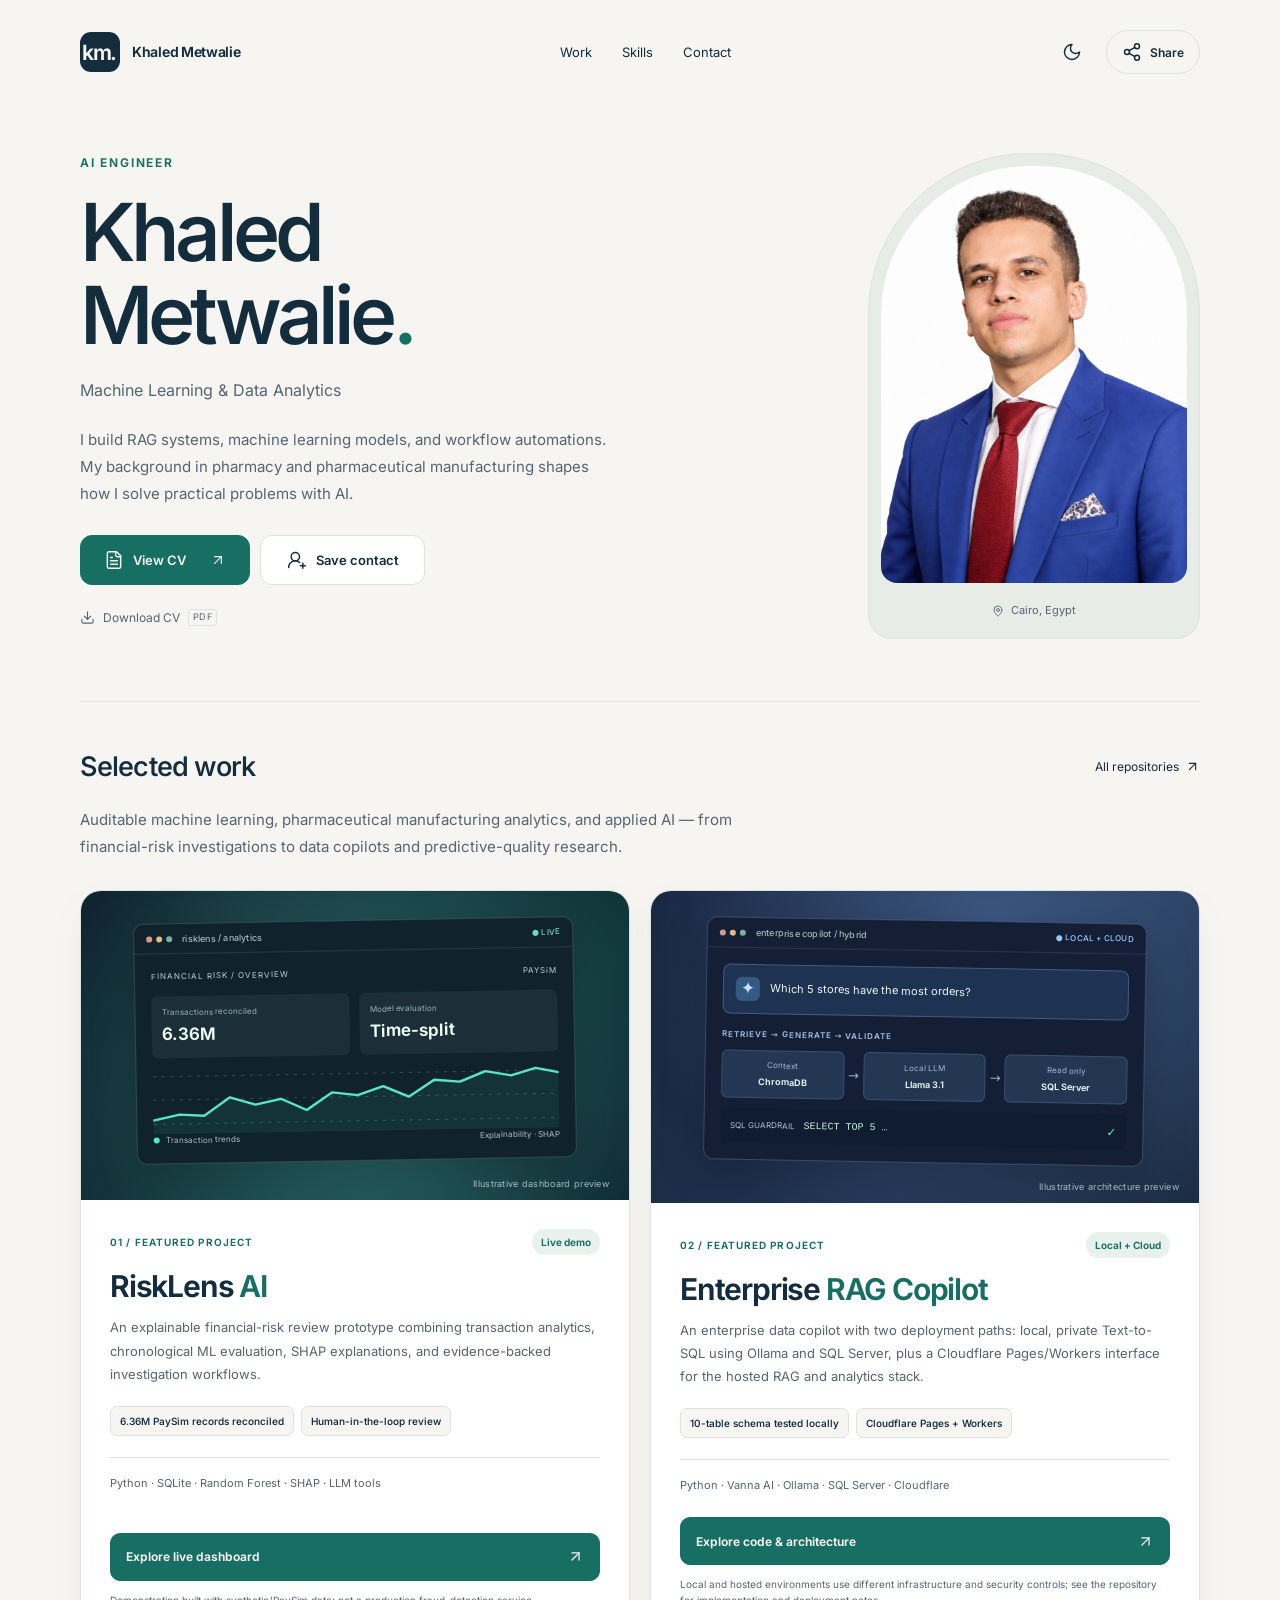
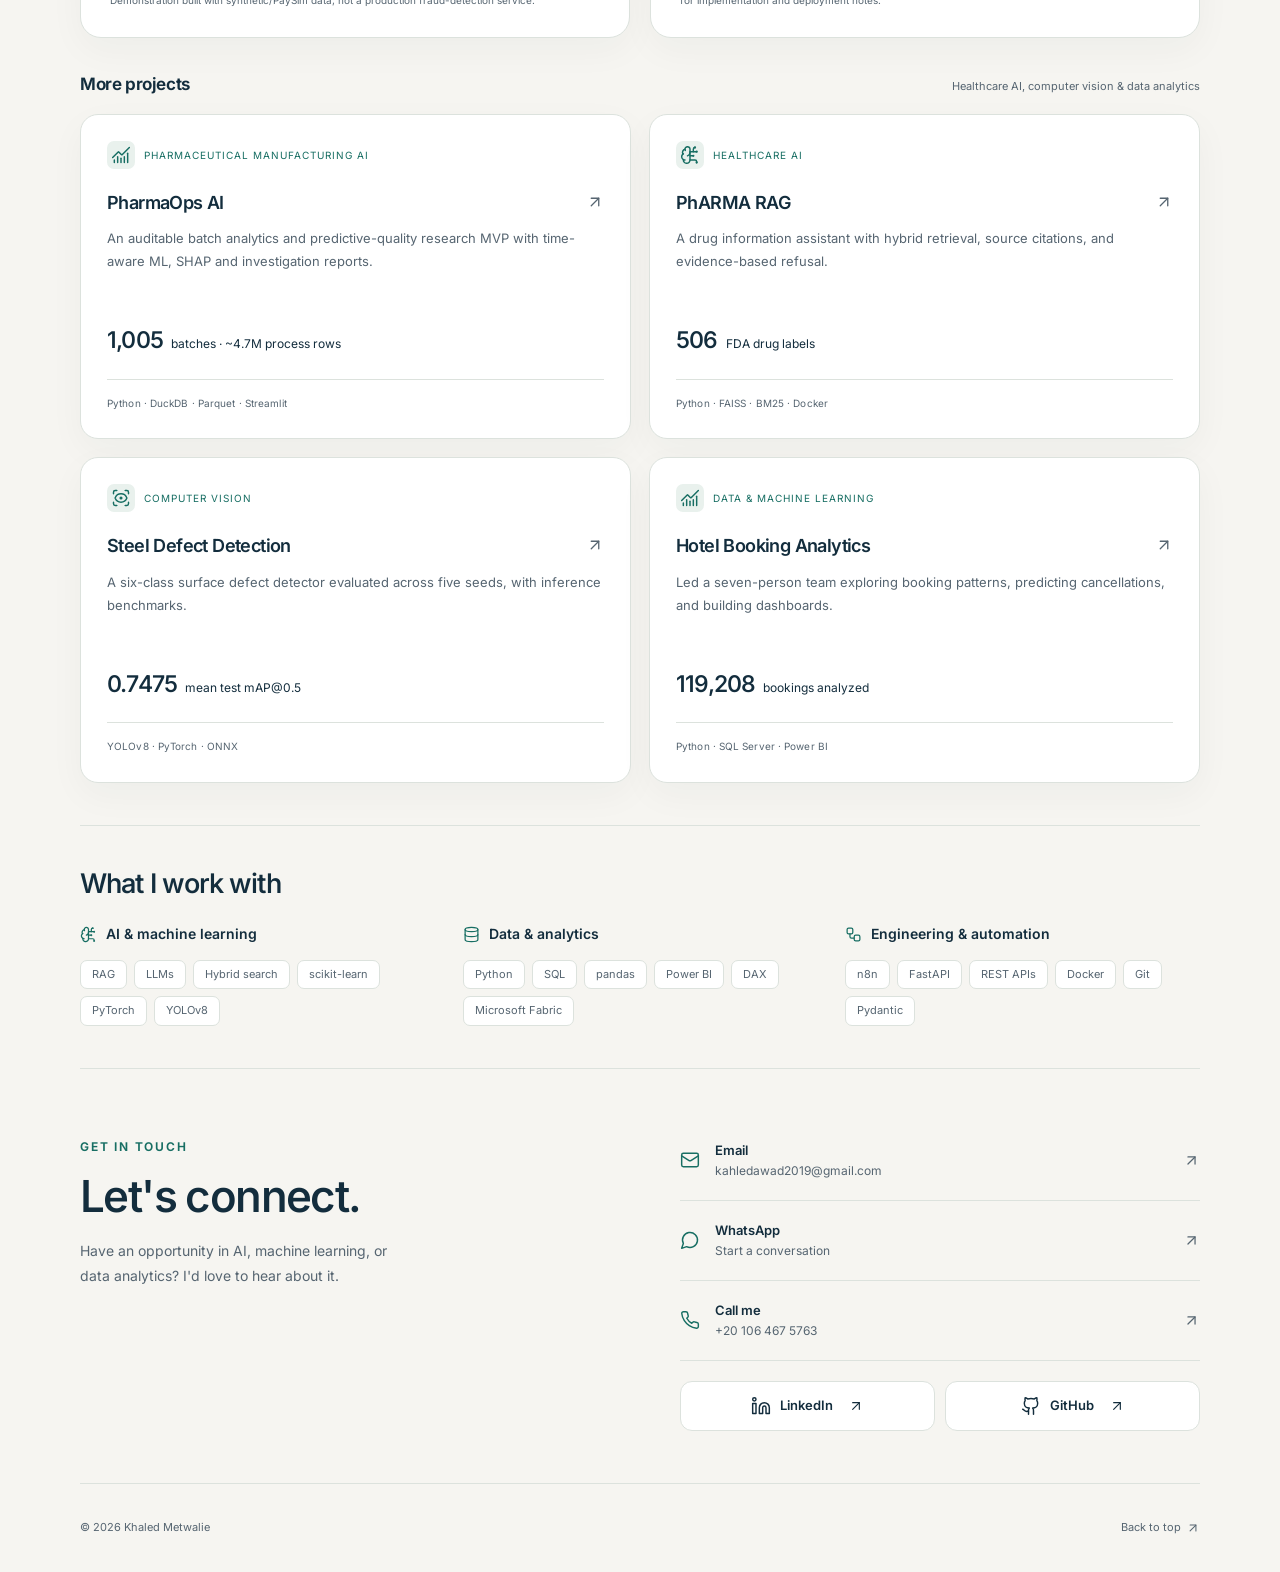
<file: index.html>
<!doctype html>
<html lang="en">
<head>
  <meta charset="utf-8">
  <meta name="viewport" content="width=device-width, initial-scale=1">
  <meta name="color-scheme" content="light dark">
  <meta name="theme-color" content="#f6f5f1">
  <title>Khaled Metwalie | AI Engineer</title>
  <meta name="description" content="Khaled Metwalie | AI Engineer. Explore PharmaOps AI manufacturing analytics, RiskLens AI, RAG applications, machine learning and data science projects.">
  <link rel="canonical" href="https://kahledawad2019-netizen.github.io/personal-portfolio/">
  <meta property="og:type" content="profile">
  <meta property="og:title" content="Khaled Metwalie | AI Engineer">
  <meta property="og:description" content="RAG, machine learning, and data analytics. Selected projects, CV, and contact details.">
  <meta property="og:url" content="https://kahledawad2019-netizen.github.io/personal-portfolio/">
  <meta property="og:image" content="https://kahledawad2019-netizen.github.io/personal-portfolio/assets/photo.jpg">
  <meta property="og:image:alt" content="Portrait of Khaled Metwalie">
  <meta name="twitter:card" content="summary">
  <link rel="icon" type="image/png" href="assets/favicon.png">
  <link rel="preload" href="assets/inter-latin.woff2" as="font" type="font/woff2" crossorigin>
  <script>
    try {
      const savedTheme = localStorage.getItem('portfolio-theme');
      if (savedTheme === 'light' || savedTheme === 'dark') {
        document.documentElement.dataset.theme = savedTheme;
      }
    } catch (error) {
      // System colors remain available when browser storage is restricted.
    }
  </script>
  <link rel="stylesheet" href="style.css">
  <script src="script.js" defer></script>
</head>
<body>
  <a class="skip-link" href="#main">Skip to content</a>
  <header class="site-header page-width">
    <a class="wordmark" href="#main" aria-label="Khaled Metwalie home">
      <span class="monogram" aria-hidden="true">km.</span>
      <span>Khaled Metwalie</span>
    </a>
    <nav class="main-nav" aria-label="Main navigation">
      <a href="#work">Work</a>
      <a href="#skills">Skills</a>
      <a href="#contact">Contact</a>
    </nav>
    <div class="header-actions">
      <button class="icon-button" id="theme-toggle" type="button" aria-label="Switch color theme" hidden>
        <svg class="icon theme-sun" aria-hidden="true"><use href="assets/icons.svg#sun"></use></svg>
        <svg class="icon theme-moon" aria-hidden="true"><use href="assets/icons.svg#moon"></use></svg>
      </button>
      <button class="share-button" id="share-profile" type="button" hidden>
        <svg class="icon" aria-hidden="true"><use href="assets/icons.svg#share-2"></use></svg>
        <span>Share<span class="sr-only"> profile</span></span>
      </button>
    </div>
  </header>

  <main id="main" class="page-width">
    <section class="hero" aria-labelledby="profile-name">
      <div class="hero-heading">
        <p class="eyebrow">AI Engineer</p>
        <h1 id="profile-name">Khaled<br>Metwalie<span class="name-dot">.</span></h1>
        <p class="role">Machine Learning &amp; Data Analytics</p>
      </div>
      <figure class="portrait">
        <img src="assets/photo.jpg" width="1254" height="1254" alt="Khaled Metwalie wearing a blue suit" fetchpriority="high">
        <figcaption><svg class="icon" aria-hidden="true"><use href="assets/icons.svg#map-pin"></use></svg>Cairo, Egypt</figcaption>
      </figure>
      <div class="hero-details">
        <p class="bio">I build RAG systems, machine learning models, and workflow automations. My background in pharmacy and pharmaceutical manufacturing shapes how I solve practical problems with AI.</p>
        <div class="hero-actions">
          <a class="button button-primary" href="cv.pdf" target="_blank" rel="noopener">
            <svg class="icon" aria-hidden="true"><use href="assets/icons.svg#file-text"></use></svg>
            View CV<span class="sr-only"> (PDF, opens in a new tab)</span>
            <svg class="icon action-arrow" aria-hidden="true"><use href="assets/icons.svg#arrow-up-right"></use></svg>
          </a>
          <a class="button button-secondary" href="contact.vcf" download="Khaled-Metwalie.vcf">
            <svg class="icon" aria-hidden="true"><use href="assets/icons.svg#user-round-plus"></use></svg>
            Save contact
          </a>
        </div>
        <a class="download-link" href="cv.pdf" download="Khaled-Metwalie-CV.pdf">
          <svg class="icon" aria-hidden="true"><use href="assets/icons.svg#download"></use></svg>
          Download CV <span class="file-type">PDF</span>
        </a>
      </div>
    </section>


    <section class="section work-section" id="work" aria-labelledby="work-title">
      <div class="section-heading">
        <h2 id="work-title">Selected work</h2>
        <a class="text-link" href="https://github.com/kahledawad2019-netizen" target="_blank" rel="noopener noreferrer">All repositories<svg class="icon" aria-hidden="true"><use href="assets/icons.svg#arrow-up-right"></use></svg><span class="sr-only"> (opens in a new tab)</span></a>
      </div>
      <p class="work-intro">Auditable machine learning, pharmaceutical manufacturing analytics, and applied AI — from financial-risk investigations to data copilots and predictive-quality research.</p>

      <div class="featured-grid" aria-label="Featured AI engineering projects">
        <article class="featured-project">
          <div class="featured-visual risk-visual" aria-hidden="true">
            <div class="visual-window">
              <div class="visual-window-top">
                <div class="window-dots"><i></i><i></i><i></i></div>
                <span>risklens / analytics</span>
                <span class="window-indicator">● live</span>
              </div>
              <div class="risk-window-content">
                <div class="risk-header"><span>FINANCIAL RISK / OVERVIEW</span><span>PAYSiM</span></div>
                <div class="risk-metrics">
                  <div><small>Transactions reconciled</small><strong>6.36M</strong></div>
                  <div><small>Model evaluation</small><strong>Time-split</strong></div>
                </div>
                <div class="risk-trend">
                  <svg viewBox="0 0 460 86" preserveAspectRatio="none" focusable="false">
                    <path d="M0 73 H460 M0 42 H460 M0 12 H460" stroke="#36545a" stroke-width="1" stroke-dasharray="4 6" fill="none"/>
                    <path d="M0 68 L30 61 58 63 87 40 116 50 145 43 174 58 203 36 232 40 261 29 290 43 319 22 348 25 377 12 406 18 434 9 460 15 L460 86 L0 86 Z" fill="#37c4a4" fill-opacity=".10"/>
                    <polyline points="0,68 30,61 58,63 87,40 116,50 145,43 174,58 203,36 232,40 261,29 290,43 319,22 348,25 377,12 406,18 434,9 460,15" stroke="#59e4c5" stroke-width="3" stroke-linejoin="round" stroke-linecap="round" fill="none"/>
                  </svg>
                </div>
                <div class="risk-foot"><span><i></i> Transaction trends</span><span>Explainability · SHAP</span></div>
              </div>
            </div>
            <span class="visual-note">Illustrative dashboard preview</span>
          </div>
          <div class="featured-body">
            <div class="featured-topline">
              <span class="featured-number">01 / FEATURED PROJECT</span>
              <span class="featured-label">Live demo</span>
            </div>
            <h3>RiskLens <span>AI</span></h3>
            <p class="featured-description">An explainable financial-risk review prototype combining transaction analytics, chronological ML evaluation, SHAP explanations, and evidence-backed investigation workflows.</p>
            <div class="feature-evidence">
              <span>6.36M PaySim records reconciled</span>
              <span>Human-in-the-loop review</span>
            </div>
            <p class="featured-stack">Python · SQLite · Random Forest · SHAP · LLM tools</p>
            <div class="featured-actions">
              <a class="featured-action featured-action--primary" href="https://risklens-c2o.pages.dev/" target="_blank" rel="noopener noreferrer">Explore live dashboard <svg class="icon" aria-hidden="true"><use href="assets/icons.svg#arrow-up-right"></use></svg><span class="sr-only"> (opens in a new tab)</span></a>
            </div>
            <p class="featured-disclaimer">Demonstration built with synthetic/PaySim data; not a production fraud-detection service.</p>
          </div>
        </article>

        <article class="featured-project">
          <div class="featured-visual rag-visual" aria-hidden="true">
            <div class="visual-window">
              <div class="visual-window-top">
                <div class="window-dots"><i></i><i></i><i></i></div>
                <span>enterprise copilot / hybrid</span>
                <span class="window-indicator">● local + cloud</span>
              </div>
              <div class="rag-window-content">
                <div class="rag-question"><span class="rag-question-dot">✦</span><span>Which 5 stores have the most orders?</span></div>
                <div class="rag-pipeline-label">RETRIEVE → GENERATE → VALIDATE</div>
                <div class="rag-pipeline">
                  <div><small>Context</small><strong>ChromaDB</strong></div>
                  <span class="pipeline-arrow">→</span>
                  <div><small>Local LLM</small><strong>Llama 3.1</strong></div>
                  <span class="pipeline-arrow">→</span>
                  <div><small>Read only</small><strong>SQL Server</strong></div>
                </div>
                <div class="rag-sql"><span>SQL GUARDRAIL</span><code>SELECT TOP 5 …</code><b>✓</b></div>
              </div>
            </div>
            <span class="visual-note">Illustrative architecture preview</span>
          </div>
          <div class="featured-body">
            <div class="featured-topline">
              <span class="featured-number">02 / FEATURED PROJECT</span>
              <span class="featured-label featured-label--local">Local + Cloud</span>
            </div>
            <h3>Enterprise <span>RAG Copilot</span></h3>
            <p class="featured-description">An enterprise data copilot with two deployment paths: local, private Text-to-SQL using Ollama and SQL Server, plus a Cloudflare Pages/Workers interface for the hosted RAG and analytics stack.</p>
            <div class="feature-evidence">
              <span>10-table schema tested locally</span>
              <span>Cloudflare Pages + Workers</span>
            </div>
            <p class="featured-stack">Python · Vanna AI · Ollama · SQL Server · Cloudflare</p>
            <div class="featured-actions">
              <a class="featured-action featured-action--primary" href="https://github.com/kahledawad2019-netizen/enterprise-rag-copilot" target="_blank" rel="noopener noreferrer">Explore code &amp; architecture <svg class="icon" aria-hidden="true"><use href="assets/icons.svg#arrow-up-right"></use></svg><span class="sr-only"> (opens in a new tab)</span></a>
            </div>
            <p class="featured-disclaimer">Local and hosted environments use different infrastructure and security controls; see the repository for implementation and deployment notes.</p>
          </div>
        </article>
      </div>

      <div class="more-work-heading">
        <h3>More projects</h3>
        <p>Healthcare AI, computer vision &amp; data analytics</p>
      </div>
      <div class="project-grid">
        <article class="project-card">
          <div class="project-type"><svg class="icon" aria-hidden="true"><use href="assets/icons.svg#chart-no-axes-combined"></use></svg><span>Pharmaceutical manufacturing AI</span></div>
          <h3><a href="pharmaops.html">PharmaOps AI<svg class="icon" aria-hidden="true"><use href="assets/icons.svg#arrow-up-right"></use></svg><span class="sr-only"> - read project case study</span></a></h3>
          <p>An auditable batch analytics and predictive-quality research MVP with time-aware ML, SHAP and investigation reports.</p>
          <p class="project-result"><strong>1,005</strong> batches · ~4.7M process rows</p>
          <p class="project-stack">Python · DuckDB · Parquet · Streamlit</p>
        </article>

        <article class="project-card">
          <div class="project-type"><svg class="icon" aria-hidden="true"><use href="assets/icons.svg#brain-circuit"></use></svg><span>Healthcare AI</span></div>
          <h3><a href="https://github.com/kahledawad2019-netizen/pharma-rag" target="_blank" rel="noopener noreferrer">PhARMA RAG<svg class="icon" aria-hidden="true"><use href="assets/icons.svg#arrow-up-right"></use></svg><span class="sr-only"> on GitHub (opens in a new tab)</span></a></h3>
          <p>A drug information assistant with hybrid retrieval, source citations, and evidence-based refusal.</p>
          <p class="project-result"><strong>506</strong> FDA drug labels</p>
          <p class="project-stack">Python · FAISS · BM25 · Docker</p>
        </article>
        <article class="project-card">
          <div class="project-type"><svg class="icon" aria-hidden="true"><use href="assets/icons.svg#scan-eye"></use></svg><span>Computer vision</span></div>
          <h3><a href="https://github.com/kahledawad2019-netizen/steel-defect-detection" target="_blank" rel="noopener noreferrer">Steel Defect Detection<svg class="icon" aria-hidden="true"><use href="assets/icons.svg#arrow-up-right"></use></svg><span class="sr-only"> on GitHub (opens in a new tab)</span></a></h3>
          <p>A six-class surface defect detector evaluated across five seeds, with inference benchmarks.</p>
          <p class="project-result"><strong>0.7475</strong> mean test mAP@0.5</p>
          <p class="project-stack">YOLOv8 · PyTorch · ONNX</p>
        </article>
        <article class="project-card">
          <div class="project-type"><svg class="icon" aria-hidden="true"><use href="assets/icons.svg#chart-no-axes-combined"></use></svg><span>Data &amp; machine learning</span></div>
          <h3><a href="https://github.com/kahledawad2019-netizen/Hotel-Reservation-DataMining" target="_blank" rel="noopener noreferrer">Hotel Booking Analytics<svg class="icon" aria-hidden="true"><use href="assets/icons.svg#arrow-up-right"></use></svg><span class="sr-only"> on GitHub (opens in a new tab)</span></a></h3>
          <p>Led a seven-person team exploring booking patterns, predicting cancellations, and building dashboards.</p>
          <p class="project-result"><strong>119,208</strong> bookings analyzed</p>
          <p class="project-stack">Python · SQL Server · Power BI</p>
        </article>
      </div>
    </section>

    <section class="section skills-section" id="skills" aria-labelledby="skills-title">
      <div class="section-heading"><h2 id="skills-title">What I work with</h2></div>
      <div class="skill-grid">
        <div class="skill-group">
          <h3><svg class="icon" aria-hidden="true"><use href="assets/icons.svg#brain-circuit"></use></svg>AI &amp; machine learning</h3>
          <ul class="skill-list"><li>RAG</li><li>LLMs</li><li>Hybrid search</li><li>scikit-learn</li><li>PyTorch</li><li>YOLOv8</li></ul>
        </div>
        <div class="skill-group">
          <h3><svg class="icon" aria-hidden="true"><use href="assets/icons.svg#database"></use></svg>Data &amp; analytics</h3>
          <ul class="skill-list"><li>Python</li><li>SQL</li><li>pandas</li><li>Power BI</li><li>DAX</li><li>Microsoft Fabric</li></ul>
        </div>
        <div class="skill-group">
          <h3><svg class="icon" aria-hidden="true"><use href="assets/icons.svg#workflow"></use></svg>Engineering &amp; automation</h3>
          <ul class="skill-list"><li>n8n</li><li>FastAPI</li><li>REST APIs</li><li>Docker</li><li>Git</li><li>Pydantic</li></ul>
        </div>
      </div>
    </section>

    <section class="contact-section section" id="contact" aria-labelledby="contact-title">
      <div class="contact-intro">
        <p class="eyebrow">Get in touch</p>
        <h2 id="contact-title">Let's connect.</h2>
        <p>Have an opportunity in AI, machine learning, or data analytics? I'd love to hear about it.</p>
      </div>
      <div class="contact-links">
        <a class="contact-link" href="mailto:kahledawad2019@gmail.com"><svg class="icon" aria-hidden="true"><use href="assets/icons.svg#mail"></use></svg><span><strong>Email</strong><span>kahledawad2019@gmail.com</span></span><svg class="icon contact-arrow" aria-hidden="true"><use href="assets/icons.svg#arrow-up-right"></use></svg></a>
        <a class="contact-link" href="https://wa.me/201064675763" target="_blank" rel="noopener noreferrer"><svg class="icon" aria-hidden="true"><use href="assets/icons.svg#message-circle"></use></svg><span><strong>WhatsApp</strong><span>Start a conversation</span></span><svg class="icon contact-arrow" aria-hidden="true"><use href="assets/icons.svg#arrow-up-right"></use></svg><span class="sr-only"> (opens in a new tab)</span></a>
        <a class="contact-link" href="tel:+201064675763"><svg class="icon" aria-hidden="true"><use href="assets/icons.svg#phone"></use></svg><span><strong>Call me</strong><span>+20 106 467 5763</span></span><svg class="icon contact-arrow" aria-hidden="true"><use href="assets/icons.svg#arrow-up-right"></use></svg></a>
        <div class="social-links">
          <a class="button button-secondary" href="https://www.linkedin.com/in/khaled-awad2000/" target="_blank" rel="noopener noreferrer"><svg class="icon" aria-hidden="true"><use href="assets/icons.svg#linkedin"></use></svg>LinkedIn<span class="sr-only"> (opens in a new tab)</span><svg class="icon action-arrow" aria-hidden="true"><use href="assets/icons.svg#arrow-up-right"></use></svg></a>
          <a class="button button-secondary" href="https://github.com/kahledawad2019-netizen" target="_blank" rel="noopener noreferrer"><svg class="icon" aria-hidden="true"><use href="assets/icons.svg#github"></use></svg>GitHub<span class="sr-only"> (opens in a new tab)</span><svg class="icon action-arrow" aria-hidden="true"><use href="assets/icons.svg#arrow-up-right"></use></svg></a>
        </div>
      </div>
    </section>
  </main>

  <footer class="site-footer page-width">
    <span>© <span id="year">2026</span> Khaled Metwalie</span>
    <a href="#main">Back to top<svg class="icon" aria-hidden="true"><use href="assets/icons.svg#arrow-up-right"></use></svg></a>
  </footer>
  <div id="status-message" class="toast" role="status" aria-live="polite" aria-atomic="true"></div>
  <dialog id="share-dialog" aria-labelledby="share-title">
    <div class="dialog-heading"><h2 id="share-title">Share profile</h2><button class="icon-button" id="close-share" type="button" aria-label="Close share dialog"><svg class="icon" aria-hidden="true"><use href="assets/icons.svg#x"></use></svg></button></div>
    <p>Copy the link and share it with your contacts.</p>
    <label for="profile-url">Profile link</label>
    <input id="profile-url" type="url" readonly spellcheck="false">
    <button id="copy-link" class="button button-primary" type="button"><svg class="icon" aria-hidden="true"><use href="assets/icons.svg#copy"></use></svg>Copy link</button>
    <p id="copy-feedback" role="status" aria-live="polite"></p>
  </dialog>
</body>
</html>
</file>
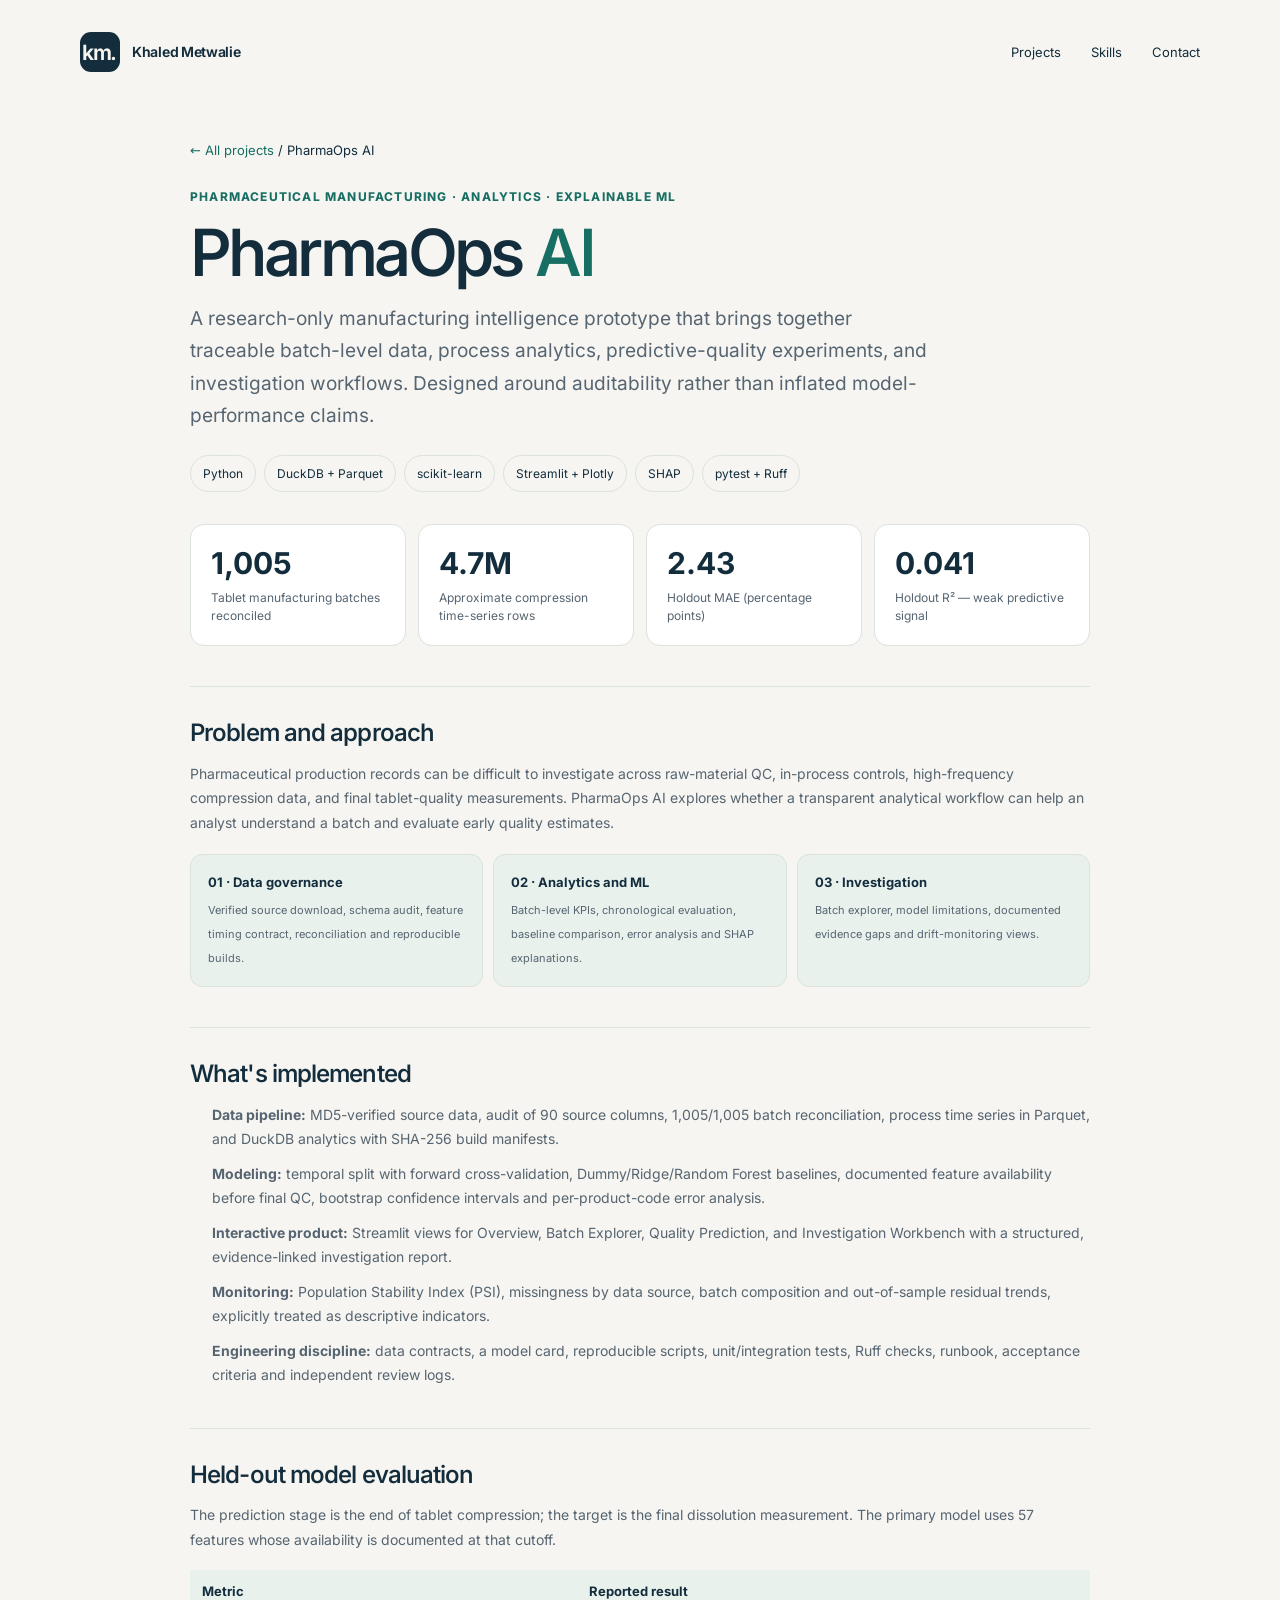
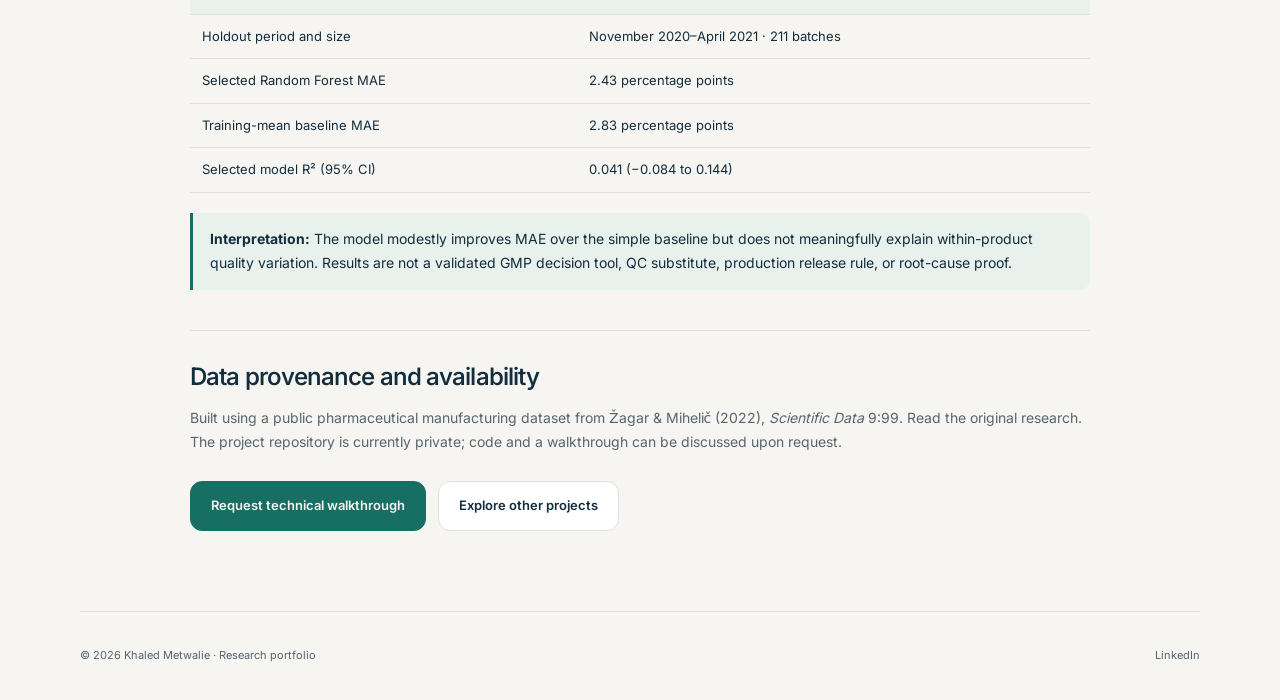
<file: pharmaops.html>
<!doctype html>
<html lang="en">
<head>
  <meta charset="utf-8">
  <meta name="viewport" content="width=device-width, initial-scale=1">
  <meta name="theme-color" content="#f6f5f1">
  <meta name="description" content="PharmaOps AI: a pharmaceutical manufacturing analytics and predictive-quality research prototype, with auditable data pipelines and honest machine learning evaluation.">
  <title>PharmaOps AI | Khaled Metwalie</title>
  <link rel="canonical" href="https://kahledawad2019-netizen.github.io/personal-portfolio/pharmaops.html">
  <link rel="stylesheet" href="style.css">
  <style>
    .case-main { max-width: 900px; padding-bottom: 80px; }
    .case-breadcrumb { padding: 35px 0 26px; font-size: 13px; }
    .case-breadcrumb a { color: var(--accent); }
    .case-eyebrow { font-size: 12px; font-weight: 750; color: var(--accent); letter-spacing: .1em; text-transform: uppercase; }
    .case-main h1 { font-size: clamp(36px, 6.5vw, 65px); letter-spacing: -.055em; line-height: 1.08; margin: 12px 0 15px; }
    .case-lead { font-size: clamp(15px, 2.6vw, 19px); line-height: 1.7; color: var(--muted); max-width: 750px; }
    .case-meta { display: flex; flex-wrap: wrap; gap: 8px; margin: 23px 0 32px; }
    .case-meta span { border: 1px solid var(--border); border-radius: 40px; padding: 8px 12px; font-size: 12px; }
    .case-stats { display: grid; gap: 12px; grid-template-columns: repeat(2, minmax(0, 1fr)); margin: 30px 0; }
    .case-stat, .case-panel { border: 1px solid var(--border); background: var(--surface); border-radius: 14px; padding: 20px; }
    .case-stat strong { display: block; font-size: 30px; color: var(--text); line-height: 1.2; }
    .case-stat span { display: block; font-size: 12px; color: var(--muted); margin-top: 8px; line-height: 1.5; }
    .case-section { border-top: 1px solid var(--border); padding-top: 32px; margin-top: 40px; }
    .case-section h2 { font-size: 24px; margin: 0 0 15px; }
    .case-section p, .case-section li { line-height: 1.75; font-size: 14px; color: var(--muted); }
    .case-list { padding-left: 22px; }
    .case-list li { margin-bottom: 10px; }
    .case-flow { display: grid; gap: 10px; grid-template-columns: 1fr; margin: 19px 0; }
    .case-flow div { background: var(--soft-accent); border: 1px solid var(--border); border-radius: 12px; padding: 17px; }
    .case-flow strong { display: block; font-size: 13px; margin-bottom: 4px; }
    .case-flow small { font-size: 11px; color: var(--muted); line-height: 1.55; }
    .case-metrics { border-collapse: collapse; width: 100%; margin: 18px 0; }
    .case-metrics td, .case-metrics th { padding: 12px; text-align: left; border-bottom: 1px solid var(--border); font-size: 13px; line-height: 1.5; }
    .case-metrics th { font-weight: 700; color: var(--text); background: var(--soft-accent); }
    .case-alert { border-left: 3px solid var(--accent); padding: 14px 17px; background: var(--soft-accent); border-radius: 0 10px 10px 0; margin: 20px 0; }
    .case-alert p { margin: 0; color: var(--text); }
    .case-action { display: flex; flex-wrap: wrap; gap: 12px; margin-top: 26px; }
    @media (min-width: 650px) {
      .case-stats { grid-template-columns: repeat(4, minmax(0, 1fr)); }
      .case-flow { grid-template-columns: repeat(3, minmax(0, 1fr)); }
    }
  </style>
</head>
<body>
  <a class="skip-link" href="#case-main">Skip to case study</a>
  <header class="site-header page-width">
    <a class="wordmark" href="index.html" aria-label="Khaled Metwalie portfolio home">
      <span class="monogram" aria-hidden="true">km.</span><span>Khaled Metwalie</span>
    </a>
    <nav class="main-nav" aria-label="Navigation">
      <a href="index.html#work">Projects</a>
      <a href="index.html#skills">Skills</a>
      <a href="index.html#contact">Contact</a>
    </nav>
  </header>
  <main id="case-main" class="page-width case-main">
    <div class="case-breadcrumb"><a href="index.html#work">← All projects</a> / PharmaOps AI</div>
    <p class="case-eyebrow">Pharmaceutical manufacturing · Analytics · Explainable ML</p>
    <h1>PharmaOps <span style="color:var(--accent)">AI</span></h1>
    <p class="case-lead">A research-only manufacturing intelligence prototype that brings together traceable batch-level data, process analytics, predictive-quality experiments, and investigation workflows. Designed around auditability rather than inflated model-performance claims.</p>
    <div class="case-meta"><span>Python</span><span>DuckDB + Parquet</span><span>scikit-learn</span><span>Streamlit + Plotly</span><span>SHAP</span><span>pytest + Ruff</span></div>

    <div class="case-stats" aria-label="Verified project metrics">
      <div class="case-stat"><strong>1,005</strong><span>Tablet manufacturing batches reconciled</span></div>
      <div class="case-stat"><strong>4.7M</strong><span>Approximate compression time-series rows</span></div>
      <div class="case-stat"><strong>2.43</strong><span>Holdout MAE (percentage points)</span></div>
      <div class="case-stat"><strong>0.041</strong><span>Holdout R² — weak predictive signal</span></div>
    </div>

    <section class="case-section" aria-labelledby="case-problem">
      <h2 id="case-problem">Problem and approach</h2>
      <p>Pharmaceutical production records can be difficult to investigate across raw-material QC, in-process controls, high-frequency compression data, and final tablet-quality measurements. PharmaOps AI explores whether a transparent analytical workflow can help an analyst understand a batch and evaluate early quality estimates.</p>
      <div class="case-flow">
        <div><strong>01 · Data governance</strong><small>Verified source download, schema audit, feature timing contract, reconciliation and reproducible builds.</small></div>
        <div><strong>02 · Analytics and ML</strong><small>Batch-level KPIs, chronological evaluation, baseline comparison, error analysis and SHAP explanations.</small></div>
        <div><strong>03 · Investigation</strong><small>Batch explorer, model limitations, documented evidence gaps and drift-monitoring views.</small></div>
      </div>
    </section>

    <section class="case-section" aria-labelledby="case-delivered">
      <h2 id="case-delivered">What's implemented</h2>
      <ul class="case-list">
        <li><strong>Data pipeline:</strong> MD5-verified source data, audit of 90 source columns, 1,005/1,005 batch reconciliation, process time series in Parquet, and DuckDB analytics with SHA-256 build manifests.</li>
        <li><strong>Modeling:</strong> temporal split with forward cross-validation, Dummy/Ridge/Random Forest baselines, documented feature availability before final QC, bootstrap confidence intervals and per-product-code error analysis.</li>
        <li><strong>Interactive product:</strong> Streamlit views for Overview, Batch Explorer, Quality Prediction, and Investigation Workbench with a structured, evidence-linked investigation report.</li>
        <li><strong>Monitoring:</strong> Population Stability Index (PSI), missingness by data source, batch composition and out-of-sample residual trends, explicitly treated as descriptive indicators.</li>
        <li><strong>Engineering discipline:</strong> data contracts, a model card, reproducible scripts, unit/integration tests, Ruff checks, runbook, acceptance criteria and independent review logs.</li>
      </ul>
    </section>

    <section class="case-section" aria-labelledby="case-results">
      <h2 id="case-results">Held-out model evaluation</h2>
      <p>The prediction stage is the end of tablet compression; the target is the final dissolution measurement. The primary model uses 57 features whose availability is documented at that cutoff.</p>
      <table class="case-metrics">
        <thead><tr><th>Metric</th><th>Reported result</th></tr></thead>
        <tbody>
          <tr><td>Holdout period and size</td><td>November 2020–April 2021 · 211 batches</td></tr>
          <tr><td>Selected Random Forest MAE</td><td>2.43 percentage points</td></tr>
          <tr><td>Training-mean baseline MAE</td><td>2.83 percentage points</td></tr>
          <tr><td>Selected model R² (95% CI)</td><td>0.041 (−0.084 to 0.144)</td></tr>
        </tbody>
      </table>
      <div class="case-alert"><p><strong>Interpretation:</strong> The model modestly improves MAE over the simple baseline but does not meaningfully explain within-product quality variation. Results are not a validated GMP decision tool, QC substitute, production release rule, or root-cause proof.</p></div>
    </section>

    <section class="case-section" aria-labelledby="case-source">
      <h2 id="case-source">Data provenance and availability</h2>
      <p>Built using a public pharmaceutical manufacturing dataset from Žagar &amp; Mihelič (2022), <em>Scientific Data</em> 9:99. <a href="https://doi.org/10.1038/s41597-022-01203-x" target="_blank" rel="noopener noreferrer">Read the original research</a>. The project repository is currently private; code and a walkthrough can be discussed upon request.</p>
      <div class="case-action">
        <a class="button button-primary" href="mailto:kahledawad2019@gmail.com?subject=PharmaOps%20AI%20case%20study%20inquiry">Request technical walkthrough</a>
        <a class="button button-secondary" href="index.html#work">Explore other projects</a>
      </div>
    </section>
  </main>
  <footer class="site-footer page-width">
    <span>© 2026 Khaled Metwalie · Research portfolio</span>
    <a href="https://www.linkedin.com/in/khaled-awad2000/" target="_blank" rel="noopener noreferrer">LinkedIn</a>
  </footer>
</body>
</html>
</file>
<file: style.css>
@font-face {
  font-family: Inter;
  src: url("assets/inter-latin.woff2") format("woff2");
  font-weight: 100 900;
  font-style: normal;
  font-display: swap;
}

:root {
  color-scheme: light;
  --background: #f6f5f1;
  --surface: #ffffff;
  --text: #132d3d;
  --muted: #566571;
  --accent: #176e63;
  --accent-hover: #10584f;
  --soft-accent: #e9f1ed;
  --border: #dce2dd;
  --portrait-bg: #e8ece7;
  --shadow: 0 12px 36px rgb(19 45 61 / 4%);
}

@media (prefers-color-scheme: dark) {
  :root:not([data-theme="light"]) {
    color-scheme: dark;
    --background: #101a20;
    --surface: #18252d;
    --text: #edf2f0;
    --muted: #adbbbF;
    --accent: #8ad9c3;
    --accent-hover: #b0ebda;
    --soft-accent: #223c37;
    --border: #33434b;
    --portrait-bg: #223b40;
    --shadow: 0 12px 36px rgb(0 0 0 / 12%);
  }
}

:root[data-theme="dark"] {
  color-scheme: dark;
  --background: #101a20;
  --surface: #18252d;
  --text: #edf2f0;
  --muted: #adbbbf;
  --accent: #8ad9c3;
  --accent-hover: #b0ebda;
  --soft-accent: #223c37;
  --border: #33434b;
  --portrait-bg: #223b40;
  --shadow: 0 12px 36px rgb(0 0 0 / 12%);
}

* { box-sizing: border-box; }
html { scroll-behavior: smooth; scroll-padding-top: 24px; }
body { margin: 0; background: var(--background); color: var(--text); font: 400 15px/1.6 Inter, system-ui, sans-serif; -webkit-font-smoothing: antialiased; }
button, input { font: inherit; }
button, a { -webkit-tap-highlight-color: transparent; }
a { color: inherit; text-decoration: none; }
button { cursor: pointer; }
button:disabled { cursor: wait; }
img { display: block; max-width: 100%; }
button, input { color: inherit; }
h1, h2, h3, p, figure { margin: 0; }
h1, h2, h3 { line-height: 1.15; }
ul { margin: 0; padding: 0; list-style: none; }
[hidden] { display: none !important; }
::selection { background: var(--accent); color: var(--background); }
:focus-visible { outline: 3px solid var(--accent); outline-offset: 5px; }
.page-width { width: min(1120px, calc(100% - 40px)); margin-inline: auto; }
.icon { width: 20px; height: 20px; flex: 0 0 20px; fill: none; stroke: currentColor; stroke-width: 1.75; stroke-linecap: round; stroke-linejoin: round; }
.sr-only { position: absolute; width: 1px; height: 1px; padding: 0; margin: -1px; overflow: hidden; clip-path: inset(50%); white-space: nowrap; border: 0; }
.skip-link { position: fixed; top: 8px; left: 8px; z-index: 10; padding: 12px 20px; background: var(--text); color: var(--surface); transform: translateY(-160%); }
.skip-link:focus { transform: translateY(0); }
.site-header { display: flex; justify-content: space-between; align-items: center; gap: 16px; padding-block: 25px; }
.wordmark { display: flex; align-items: center; gap: 10px; font-size: 13px; font-weight: 650; letter-spacing: -.3px; }
.monogram { display: grid; place-items: center; width: 36px; height: 36px; border-radius: 11px; background: var(--text); color: var(--background); font-size: 19px; letter-spacing: -1.5px; padding-right: 2px; }
.main-nav { display: none; align-items: center; gap: 30px; font-size: 13px; }
.main-nav a { padding-block: 12px; }
.main-nav a:hover, .text-link:hover, .download-link:hover, .site-footer a:hover { color: var(--accent); }
.header-actions { display: flex; align-items: center; gap: 6px; }
.icon-button { display: inline-grid; place-items: center; width: 44px; height: 44px; flex-shrink: 0; padding: 0; background: transparent; color: var(--text); border: 1px solid transparent; border-radius: 50%; }
.icon-button:hover { background: var(--soft-accent); }
.theme-sun { display: none; }
[data-theme="dark"] .theme-moon { display: none; }
[data-theme="dark"] .theme-sun { display: block; }
.share-button { display: inline-flex; align-items: center; gap: 8px; background: transparent; border: 1px solid var(--border); border-radius: 24px; padding: 10px 15px; min-height: 44px; font-size: 12px; font-weight: 600; }
.share-button:hover { background: var(--surface); border-color: var(--accent); }
.hero { display: grid; grid-template-columns: minmax(0, 1fr) 104px; grid-template-areas: "heading portrait" "details details"; column-gap: 12px; padding: 32px 0 36px; }
.hero-heading { grid-area: heading; padding-top: 6px; }
.eyebrow { color: var(--accent); font-size: 11px; font-weight: 650; letter-spacing: 1.8px; text-transform: uppercase; }
h1 { margin-top: 14px; font-size: clamp(36px, 9vw, 56px); font-weight: 550; letter-spacing: -2.2px; line-height: 1.04; }
.name-dot { color: var(--accent); }
.role { font-size: 13px; color: var(--muted); line-height: 1.5; margin-top: 16px; max-width: 230px; }
.portrait { grid-area: portrait; align-self: start; background: var(--portrait-bg); border-radius: 52px 52px 18px 18px; padding: 5px; border: 1px solid var(--border); }
.portrait img { width: 100%; height: 134px; object-fit: cover; object-position: 50% 15%; border-radius: 47px 47px 14px 14px; }
.portrait figcaption { display: flex; align-items: center; justify-content: center; gap: 5px; padding: 11px 0 7px; color: var(--muted); font-size: 9px; }
.portrait figcaption .icon { width: 12px; height: 12px; flex-basis: 12px; }
.hero-details { grid-area: details; margin-top: 24px; }
.bio { color: var(--muted); line-height: 1.8; max-width: 530px; font-size: 14px; }
.hero-actions { display: flex; flex-wrap: wrap; gap: 10px; margin-top: 25px; }
.button { display: inline-flex; justify-content: center; align-items: center; gap: 9px; min-height: 50px; padding: 12px 18px; border: 1px solid var(--border); border-radius: 12px; font-size: 13px; font-weight: 600; transition: background .18s ease, border-color .18s ease, transform .18s ease; }
.button:hover { transform: translateY(-2px); }
.button-primary { background: var(--accent); border-color: var(--accent); color: var(--background); }
.button-primary:hover { background: var(--accent-hover); border-color: var(--accent-hover); }
.button-secondary { background: var(--surface); color: var(--text); }
.button-secondary:hover { border-color: var(--accent); }
.hero-actions .button { flex: 1; white-space: nowrap; }
.action-arrow { width: 16px; height: 16px; flex-basis: 16px; margin-left: 6px; }
.download-link { display: inline-flex; min-height: 44px; gap: 8px; align-items: center; margin-top: 10px; color: var(--muted); font-size: 12px; }
.download-link .icon { width: 15px; height: 15px; flex-basis: 15px; }
.file-type { font-size: 9px; border: 1px solid var(--border); padding: 0 4px; border-radius: 3px; letter-spacing: .4px; }
.section { padding-block: 34px; border-top: 1px solid var(--border); }
.section-heading { display: flex; align-items: center; justify-content: space-between; gap: 16px; margin-bottom: 24px; }
h2 { font-size: 24px; font-weight: 550; letter-spacing: -.9px; }
.text-link { display: inline-flex; align-items: center; gap: 6px; min-height: 44px; font-size: 11px; white-space: nowrap; }
.text-link .icon { width: 15px; height: 15px; flex-basis: 15px; }
.project-grid { display: grid; gap: 14px; }
.project-card { position: relative; display: flex; flex-direction: column; padding: 25px; border: 1px solid var(--border); border-radius: 18px; background: var(--surface); transition: border-color .2s ease, transform .2s ease; box-shadow: var(--shadow); }
.project-card:hover { border-color: var(--accent); transform: translateY(-3px); }
.project-type { display: flex; align-items: center; gap: 9px; font-size: 10px; text-transform: uppercase; letter-spacing: 1px; color: var(--accent); margin-bottom: 24px; }
.project-type > .icon { width: 28px; height: 28px; flex-basis: 28px; padding: 4px; background: var(--soft-accent); border-radius: 7px; }
.project-card h3 { font-size: 18px; font-weight: 600; letter-spacing: -.6px; }
.project-card h3 a { display: flex; align-items: flex-start; justify-content: space-between; gap: 10px; }
.project-card h3 a::after { content: ""; position: absolute; inset: 0; border-radius: 18px; }
.project-card h3 .icon { width: 18px; height: 18px; flex-basis: 18px; color: var(--muted); }
.project-card > p { margin-top: 14px; font-size: 13px; color: var(--muted); line-height: 1.75; }
.project-card .project-result { font-size: 12px; margin-top: 24px; margin-bottom: 18px; color: var(--text); }
.project-result strong { font-size: 23px; font-weight: 550; letter-spacing: -.8px; margin-right: 5px; }
.project-card .project-stack { margin-top: auto; border-top: 1px solid var(--border); padding-top: 15px; font-size: 10px; letter-spacing: .1px; }
.skill-grid { display: grid; gap: 28px; }
.skill-group h3 { display: flex; align-items: center; gap: 9px; font-size: 14px; font-weight: 600; margin-bottom: 17px; }
.skill-group h3 .icon { color: var(--accent); width: 17px; height: 17px; flex-basis: 17px; }
.skill-list { display: flex; flex-wrap: wrap; gap: 7px; }
.skill-list li { padding: 5px 11px; border: 1px solid var(--border); border-radius: 7px; font-size: 11px; color: var(--muted); background: var(--surface); }
.contact-section { display: grid; gap: 25px; padding-block: 40px; }
.contact-intro h2 { font-size: 38px; letter-spacing: -1.6px; margin-top: 15px; }
.contact-intro > p:last-child { color: var(--muted); font-size: 14px; max-width: 340px; margin-top: 16px; line-height: 1.8; }
.contact-link { display: flex; align-items: center; gap: 15px; min-height: 80px; padding: 16px 0; border-bottom: 1px solid var(--border); }
.contact-link > .icon:first-child { color: var(--accent); }
.contact-link > span { min-width: 0; }
.contact-link strong { display: block; font-size: 13px; font-weight: 600; }
.contact-link span span { display: block; color: var(--muted); font-size: 12px; overflow-wrap: anywhere; }
.contact-arrow { margin-left: auto; color: var(--muted); width: 17px; height: 17px; flex-basis: 17px; }
.contact-link:hover strong, .contact-link:hover .contact-arrow { color: var(--accent); }
.social-links { display: flex; gap: 10px; margin-top: 20px; }
.social-links .button { flex: 1; }
.site-footer { display: flex; align-items: center; justify-content: space-between; gap: 14px; border-top: 1px solid var(--border); padding-block: 20px; color: var(--muted); font-size: 10px; }
.site-footer a { display: inline-flex; align-items: center; gap: 5px; min-height: 44px; }
.site-footer .icon { width: 14px; height: 14px; flex-basis: 14px; }
.toast { position: fixed; left: 50%; bottom: max(24px, env(safe-area-inset-bottom)); transform: translate(-50%, 15px); padding: 12px 22px; border-radius: 12px; background: var(--text); color: var(--background); box-shadow: var(--shadow); font-size: 13px; max-width: calc(100% - 32px); width: max-content; pointer-events: none; opacity: 0; transition: opacity .2s ease, transform .2s ease; z-index: 20; }
.toast.is-visible { opacity: 1; transform: translate(-50%, 0); }
dialog { width: min(460px, calc(100% - 32px)); padding: 26px; border: 1px solid var(--border); border-radius: 20px; background: var(--surface); color: var(--text); box-shadow: 0 20px 80px rgb(0 0 0 / 20%); }
dialog::backdrop { background: rgb(4 18 26 / 60%); }
.dialog-heading { display: flex; justify-content: space-between; align-items: center; gap: 16px; }
dialog p { font-size: 13px; color: var(--muted); margin-block: 12px 20px; }
dialog label { display: block; font-size: 12px; font-weight: 600; margin-bottom: 7px; }
dialog input { width: 100%; padding: 13px; border: 1px solid var(--border); border-radius: 9px; background: var(--background); font-size: 12px; margin-bottom: 16px; }
dialog .button { width: 100%; }
#copy-feedback { margin-bottom: 0; }

@media (min-width: 600px) {
  .page-width { width: min(1120px, calc(100% - 72px)); }
  .hero { grid-template-columns: minmax(0, 1fr) 190px; gap: 24px; }
  .portrait { border-radius: 95px 95px 22px 22px; padding: 8px; }
  .portrait img { height: 230px; border-radius: 86px 86px 18px 18px; }
  .portrait figcaption { font-size: 11px; gap: 7px; }
  .hero-details { margin-top: 0; }
  .hero-actions .button { flex: initial; min-width: 165px; }
  .project-grid { grid-template-columns: repeat(2, minmax(0, 1fr)); }
  .project-card:last-child { grid-column: 1 / -1; }
  .skill-grid { grid-template-columns: repeat(2, minmax(0, 1fr)); }
}

@media (min-width: 900px) {
  .site-header { padding-block: 30px; }
  .wordmark { font-size: 14px; gap: 12px; }
  .monogram { width: 40px; height: 40px; font-size: 21px; }
  .main-nav { display: flex; }
  .header-actions { gap: 12px; }
  .hero { grid-template-columns: minmax(0, 1fr) 332px; grid-template-rows: auto 1fr; grid-template-areas: "heading portrait" "details portrait"; padding: 48px 0 62px; column-gap: 80px; row-gap: 24px; }
  h1 { font-size: 80px; letter-spacing: -4.8px; margin-top: 18px; }
  .hero-heading { padding-top: 0; }
  .role { font-size: 16px; max-width: none; margin-top: 22px; }
  .eyebrow { font-size: 12px; }
  .bio { font-size: 15px; }
  .portrait { padding: 12px; border-radius: 160px 160px 24px 24px; align-self: stretch; display: flex; flex-direction: column; }
  .portrait img { width: 100%; height: 400px; flex: 1; object-fit: cover; object-position: 50% 35%; border-radius: 148px 148px 16px 16px; }
  .portrait figcaption { font-size: 11px; padding: 19px 0 7px; }
  .hero-actions { margin-top: 28px; }
  .button { padding-inline: 20px; }
  .hero-actions .button-primary { min-width: 170px; }
  .section { padding-block: 42px; }
  .section-heading { margin-bottom: 27px; }
  h2 { font-size: 27px; }
  .text-link { font-size: 12px; }
  .project-grid { grid-template-columns: repeat(3, minmax(0, 1fr)); gap: 18px; }
  .project-card:last-child { grid-column: auto; }
  .project-card { padding: 26px; }
  .project-card > p { min-height: 69px; }
  .project-card .project-result, .project-card .project-stack { min-height: 0; }
  .skill-grid { grid-template-columns: repeat(3, minmax(0, 1fr)); gap: 28px; }
  .contact-section { grid-template-columns: 1fr 1fr; gap: 80px; padding-block: 52px; }
  .contact-intro { padding-top: 16px; }
  .contact-intro h2 { font-size: 44px; }
  .site-footer { padding-block: 22px; font-size: 11px; }
}

@media (max-width: 359px) {
  .page-width { width: calc(100% - 28px); }
  .wordmark > span:last-child { display: none; }
  .hero { grid-template-columns: minmax(0, 1fr) 92px; }
  h1 { font-size: 34px; }
  .hero-actions .button { padding-inline: 10px; font-size: 12px; gap: 6px; }
  .action-arrow { margin-left: 0; }
  .section-heading { align-items: flex-start; }
  .section-heading h2 { font-size: 21px; }
  .text-link { font-size: 10px; min-height: 27px; }
  .social-links .button { padding-inline: 12px; }
}

@media (prefers-reduced-motion: reduce) {
  html { scroll-behavior: auto; }
  *, *::before, *::after { transition: none !important; animation: none !important; }
  .button:hover, .project-card:hover { transform: none; }
}


/* Featured work: visual case-study cards. No runtime dependencies or remote assets. */
.work-intro { max-width: 680px; margin: -8px 0 28px; color: var(--muted); font-size: 14px; line-height: 1.75; }
.featured-grid { display: grid; grid-template-columns: minmax(0, 1fr); gap: 20px; margin-bottom: 37px; }
.featured-project { display: flex; min-width: 0; flex-direction: column; overflow: hidden; border: 1px solid var(--border); border-radius: 21px; background: var(--surface); box-shadow: var(--shadow); transition: transform .22s ease, border-color .22s ease; }
.featured-project:hover { transform: translateY(-4px); border-color: var(--accent); }
.featured-visual { position: relative; display: flex; justify-content: center; align-items: center; min-height: 228px; padding: 26px 22px 34px; overflow: hidden; isolation: isolate; }
.featured-visual::before { content: ""; position: absolute; inset: -50%; z-index: -1; opacity: .54; background: radial-gradient(circle at 50% 54%, #489d9d 0, transparent 48%); }
.risk-visual { background: linear-gradient(135deg, #10242e, #10383a 70%, #102a33); }
.rag-visual { background: linear-gradient(135deg, #17243e, #213453 60%, #192b40); }
.rag-visual::before { background: radial-gradient(circle at 56% 30%, #5779ad, transparent 48%); }
.visual-window { width: 100%; max-width: 440px; overflow: hidden; border: 1px solid rgb(203 250 241 / 17%); border-radius: 10px; background: #10232d; color: #e8f5f1; box-shadow: 0 15px 45px rgb(0 0 0 / 22%); transform: rotate(-1deg); }
.rag-visual .visual-window { background: #141f35; border-color: rgb(205 215 250 / 22%); transform: rotate(1deg); }
.visual-window-top { height: 30px; display: flex; align-items: center; gap: 10px; padding: 0 12px; border-bottom: 1px solid rgb(255 255 255 / 10%); font: 500 9px/1.1 Inter, system-ui, sans-serif; color: #9fbab7; letter-spacing: .2px; }
.window-dots { display: flex; gap: 4px; }
.window-dots i { display: block; width: 6px; height: 6px; border-radius: 50%; background: #547578; }
.window-dots i:first-child { background: #d59b90; }
.window-dots i:nth-child(2) { background: #e1bb7c; }
.window-dots i:last-child { background: #78b2a0; }
.window-indicator { margin-left: auto; text-transform: uppercase; color: #73dabf; font-size: 8px; white-space: nowrap; }
.rag-visual .window-indicator { color: #9bc6fa; }
.risk-window-content, .rag-window-content { padding: 16px; }
.risk-header { display: flex; justify-content: space-between; gap: 8px; font-size: 8px; color: #b1d3d0; letter-spacing: 1px; }
.risk-metrics { display: grid; grid-template-columns: 1fr 1fr; gap: 10px; margin: 13px 0 9px; }
.risk-metrics > div { padding: 10px; border-radius: 6px; background: rgb(255 255 255 / 5%); }
.risk-metrics small { display: block; font-size: 8px; color: #95b5b7; }
.risk-metrics strong { display: block; margin-top: 2px; font-weight: 650; font-size: 17px; color: #effcf5; }
.risk-trend { height: 67px; margin-top: 8px; }
.risk-trend svg { display: block; width: 100%; height: 100%; }
.risk-foot { display: flex; justify-content: space-between; gap: 8px; font-size: 8px; color: #a7c2c2; }
.risk-foot span:first-child { display: inline-flex; align-items: center; gap: 6px; }
.risk-foot i { height: 6px; width: 6px; border-radius: 50%; background: #59e4c5; }
.visual-note { position: absolute; right: 20px; bottom: 9px; font-size: 9px; letter-spacing: .3px; color: rgb(232 250 248 / 67%); }
.rag-question { display: flex; align-items: center; gap: 10px; padding: 12px; border: 1px solid #435b80; border-radius: 8px; background: #1e3352; font-size: 11px; line-height: 1.4; }
.rag-question-dot { display: grid; place-items: center; width: 24px; height: 24px; flex: 0 0 24px; border-radius: 6px; background: #335b82; color: #c4dfff; font-size: 17px; }
.rag-pipeline-label { margin: 14px 0 9px; font-size: 8px; font-weight: 650; letter-spacing: 1px; color: #9fb9df; }
.rag-pipeline { display: grid; grid-template-columns: minmax(0, 1fr) 11px minmax(0, 1fr) 11px minmax(0, 1fr); align-items: center; gap: 4px; }
.rag-pipeline > div { padding: 8px 5px; border: 1px solid #38516f; border-radius: 6px; text-align: center; background: #233753; }
.rag-pipeline small { display: block; font-size: 8px; color: #9fb6d2; }
.rag-pipeline strong { display: block; margin-top: 3px; font-size: 9px; font-weight: 650; }
.pipeline-arrow { text-align: center; color: #8aadd7; font-size: 13px; }
.rag-sql { display: flex; align-items: center; gap: 8px; padding: 8px 10px; margin-top: 10px; border-radius: 6px; background: #101c31; font-size: 8px; color: #a6c2da; }
.rag-sql code { flex: 1; color: #c5f2df; font: 10px/1.2 ui-monospace, monospace; }
.rag-sql b { color: #72dfb7; font-size: 12px; }
.featured-body { display: flex; flex: 1; flex-direction: column; min-width: 0; padding: 25px; }
.featured-topline { display: flex; align-items: center; justify-content: space-between; gap: 12px; }
.featured-number { font-size: 10px; font-weight: 650; letter-spacing: 1.1px; color: var(--accent); }
.featured-label { padding: 5px 9px; border-radius: 20px; background: var(--soft-accent); color: var(--accent); font-size: 10px; font-weight: 650; white-space: nowrap; }
.featured-label--local { background: var(--soft-accent); }
.featured-body h3 { margin-top: 15px; font-size: clamp(23px, 3vw, 30px); font-weight: 650; letter-spacing: -1.2px; line-height: 1.1; }
.featured-body h3 span { color: var(--accent); }
.featured-description { margin-top: 13px; color: var(--muted); font-size: 13px; line-height: 1.78; }
.feature-evidence { display: flex; flex-wrap: wrap; gap: 7px; margin-top: 20px; }
.feature-evidence span { padding: 6px 9px; border: 1px solid var(--border); border-radius: 7px; font-size: 10px; font-weight: 550; color: var(--text); background: var(--background); }
.featured-stack { margin-top: 21px; padding-top: 16px; border-top: 1px solid var(--border); color: var(--muted); font-size: 11px; line-height: 1.7; }
.featured-actions { margin-top: auto; padding-top: 22px; }
.featured-action { display: inline-flex; align-items: center; justify-content: space-between; gap: 14px; width: 100%; min-height: 48px; padding: 11px 15px; border-radius: 10px; border: 1px solid var(--accent); font-size: 12px; font-weight: 650; transition: background .2s ease, transform .2s ease; }
.featured-action--primary { background: var(--accent); color: var(--background); }
.featured-action:hover { background: var(--accent-hover); border-color: var(--accent-hover); transform: translateY(-2px); }
.featured-action .icon { width: 17px; height: 17px; flex: 0 0 17px; }
.featured-disclaimer { margin-top: 12px; color: var(--muted); font-size: 10px; line-height: 1.55; }
.more-work-heading { display: flex; align-items: baseline; justify-content: space-between; gap: 10px; margin: 0 0 18px; }
.more-work-heading h3 { font-size: 17px; font-weight: 650; letter-spacing: -.4px; }
.more-work-heading p { color: var(--muted); font-size: 11px; text-align: right; }
@media (min-width: 740px) {
  .featured-grid { grid-template-columns: repeat(2, minmax(0, 1fr)); }
}
@media (min-width: 900px) {
  .work-intro { font-size: 15px; margin-bottom: 30px; }
  .featured-visual { min-height: 262px; padding: 29px 28px 40px; }
  .featured-body { padding: 29px; }
}
@media (max-width: 400px) {
  .featured-visual { padding: 17px 12px 29px; min-height: 202px; }
  .risk-window-content, .rag-window-content { padding: 10px; }
  .rag-pipeline strong { font-size: 8px; }
  .rag-pipeline small { font-size: 7px; }
  .featured-body { padding: 20px; }
  .more-work-heading { flex-direction: column; align-items: flex-start; gap: 3px; }
  .more-work-heading p { text-align: left; }
}
@media (prefers-reduced-motion: reduce) {
  .featured-project:hover, .featured-action:hover { transform: none; }
}

/* Four selected supporting projects: keep the expanded grid balanced. */
@media (min-width: 600px) {
  .work-section .project-grid { grid-template-columns: repeat(2, minmax(0, 1fr)); }
  .work-section .project-card:last-child { grid-column: auto; }
}
</file>
